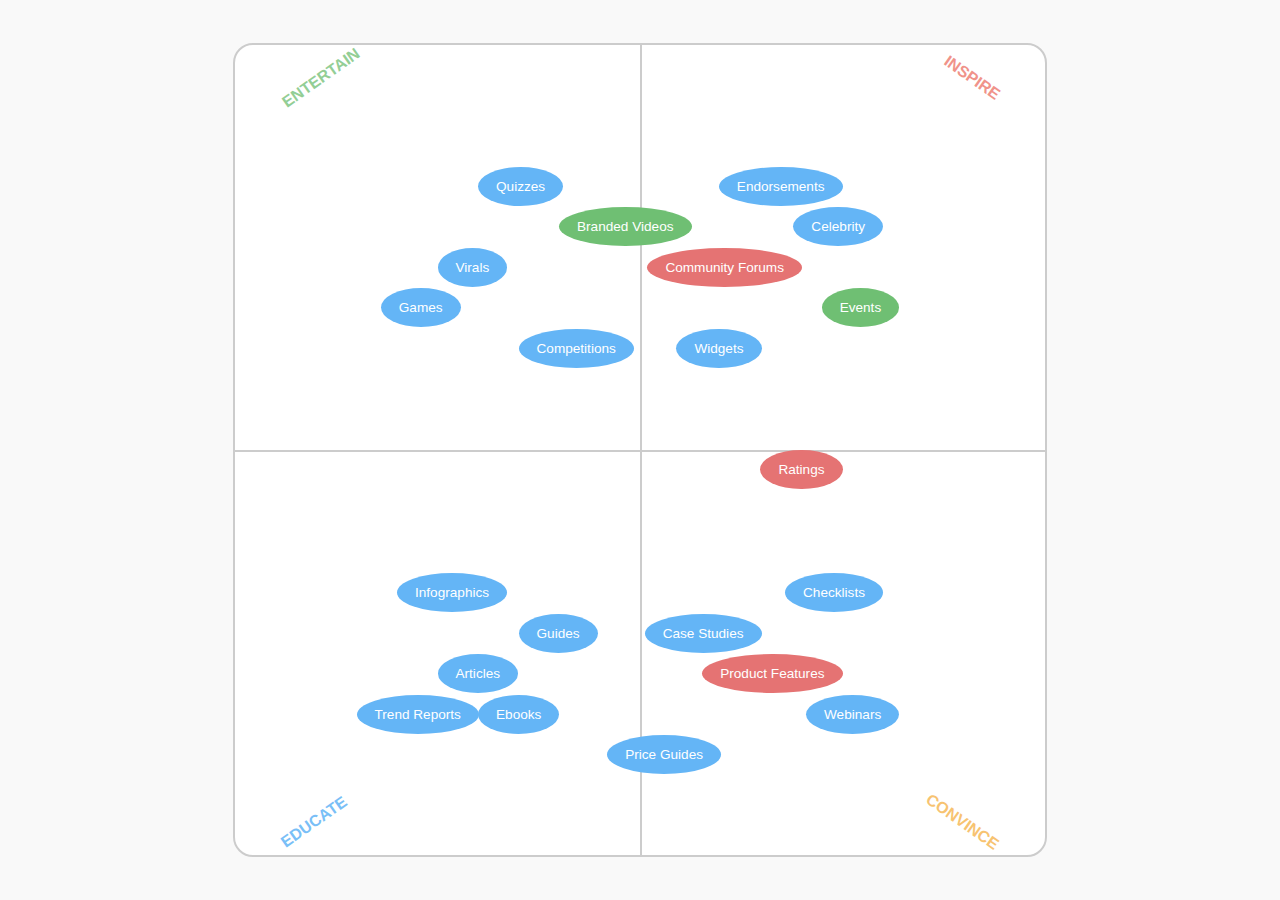
<file: Content Matrix/index.html>
<!DOCTYPE html>
<html lang="en">
<head>
  <meta charset="UTF-8" />
  <meta name="viewport" content="width=device-width, initial-scale=1.0" />
  <title>Content Marketing Matrix</title>

  <!-- Link CSS -->
  <link rel="stylesheet" href="matrix.css" />
</head>
<body>

  <div class="matrix">
    <div class="axis-x"></div>
    <div class="axis-y"></div>

    <!-- Quadrant Labels -->
    <div class="quadrant-label entertain">ENTERTAIN</div>
    <div class="quadrant-label inspire">INSPIRE</div>
    <div class="quadrant-label educate">EDUCATE</div>
    <div class="quadrant-label convince">CONVINCE</div>

    <!-- ENTERTAIN Quadrant -->
    <div class="bubble blue" style="top: 25%; left: 25%;">Virals</div>
    <div class="bubble blue" style="top: 30%; left: 18%;">Games</div>
    <div class="bubble blue" style="top: 15%; left: 30%;">Quizzes</div>
    <div class="bubble blue" style="top: 35%; left: 35%;">Competitions</div>
    <div class="bubble green" style="top: 20%; left: 40%;">Branded Videos</div>

    <!-- INSPIRE Quadrant -->
    <div class="bubble blue" style="top: 20%; right: 20%;">Celebrity</div>
    <div class="bubble red" style="top: 25%; right: 30%;">Community Forums</div>
    <div class="bubble green" style="top: 30%; right: 18%;">Events</div>
    <div class="bubble blue" style="top: 15%; right: 25%;">Endorsements</div>
    <div class="bubble blue" style="top: 35%; right: 35%;">Widgets</div>

    <!-- EDUCATE Quadrant -->
    <div class="bubble blue" style="bottom: 20%; left: 25%;">Articles</div>
    <div class="bubble blue" style="bottom: 25%; left: 35%;">Guides</div>
    <div class="bubble blue" style="bottom: 30%; left: 20%;">Infographics</div>
    <div class="bubble blue" style="bottom: 15%; left: 30%;">Ebooks</div>
    <div class="bubble blue" style="bottom: 15%; left: 15%;">Trend Reports</div>

    <!-- CONVINCE Quadrant -->
    <div class="bubble red" style="bottom: 20%; right: 25%;">Product Features</div>
    <div class="bubble blue" style="bottom: 25%; right: 35%;">Case Studies</div>
    <div class="bubble blue" style="bottom: 30%; right: 20%;">Checklists</div>
    <div class="bubble red" style="top: 50%; right: 25%;">Ratings</div>
    <div class="bubble blue" style="bottom: 15%; right: 18%;">Webinars</div>
    <div class="bubble blue" style="bottom: 10%; right: 40%;">Price Guides</div>
  </div>

  <div class="tooltip" id="tooltip"></div>

  <!-- Link JS -->
  <script src="matrix.js"></script>
</body>
</html>
</file>
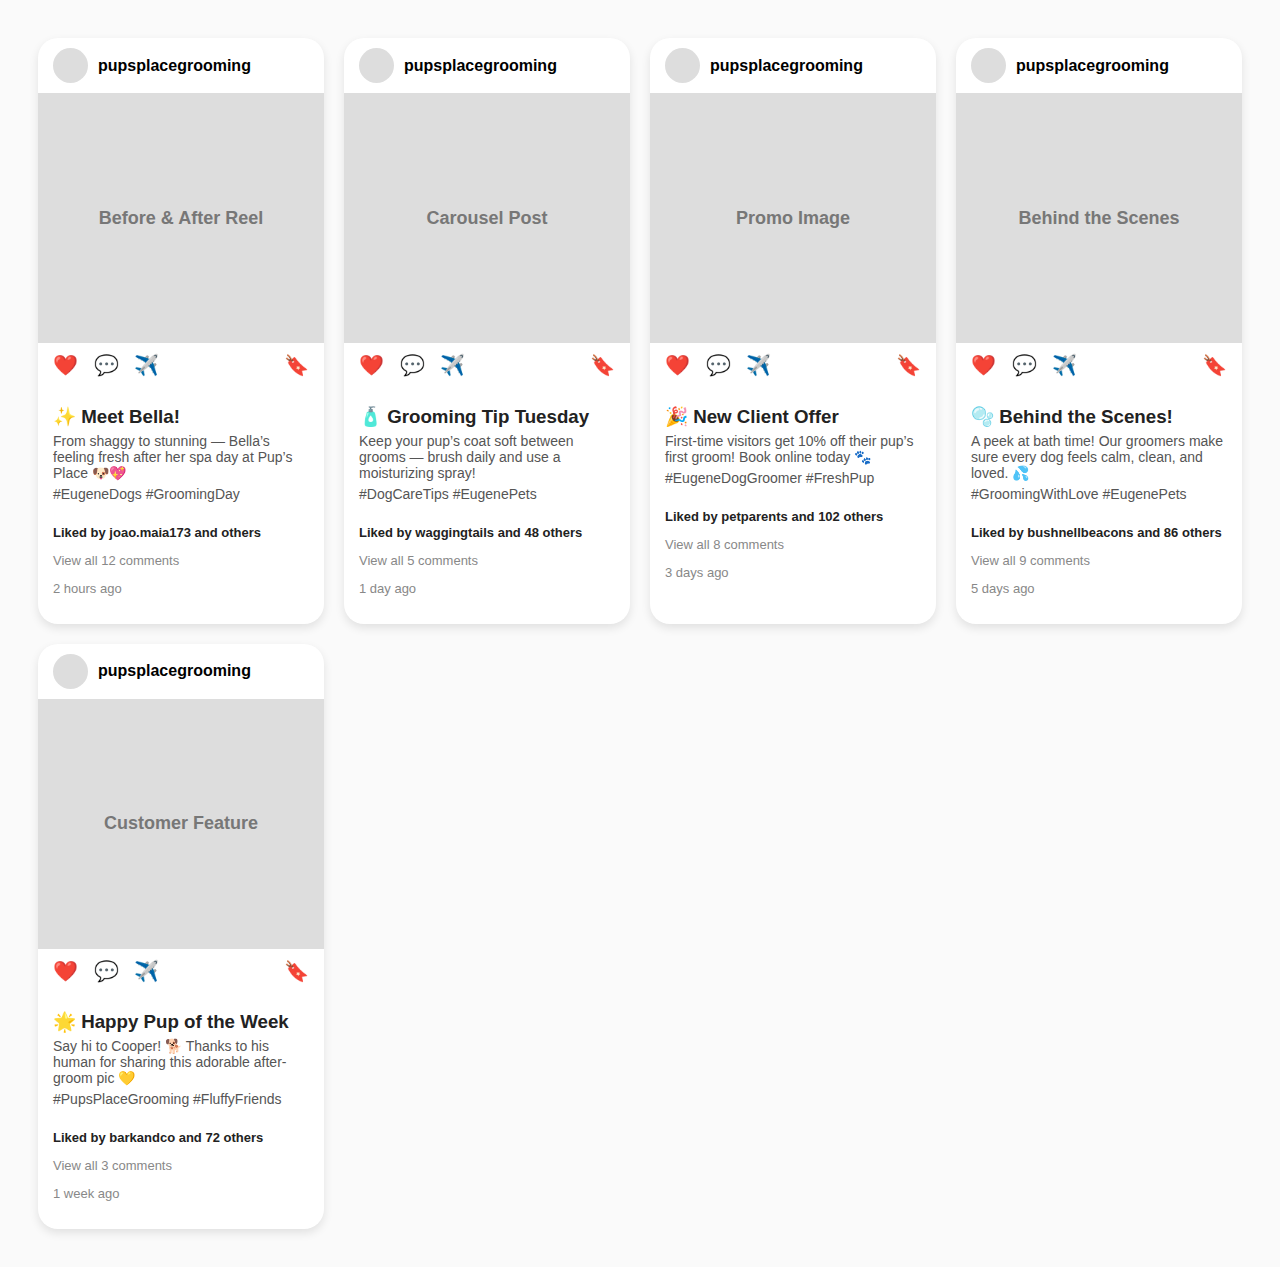
<file: PupsPlace_Posts/index.html>
<!DOCTYPE html>
<html lang="en">
<head>
<meta charset="UTF-8">
<meta name="viewport" content="width=device-width, initial-scale=1.0">
<title>Pup's Place Instagram Mockups</title>
<style>
  body {
    font-family: 'Poppins', sans-serif;
    background-color: #fafafa;
    padding: 30px;
    display: grid;
    grid-template-columns: repeat(auto-fit, minmax(280px, 1fr));
    gap: 20px;
  }

  .post {
    background-color: white;
    border-radius: 20px;
    box-shadow: 0 4px 10px rgba(0,0,0,0.1);
    overflow: hidden;
    display: flex;
    flex-direction: column;
    justify-content: flex-start;
  }

  .header {
    display: flex;
    align-items: center;
    padding: 10px 15px;
  }

  .profile-pic {
    width: 35px;
    height: 35px;
    border-radius: 50%;
    background-color: #ddd;
    margin-right: 10px;
  }

  .username {
    font-weight: 600;
  }

  .image {
    background-color: #ddd;
    height: 250px;
    display: flex;
    align-items: center;
    justify-content: center;
    font-weight: bold;
    color: #777;
    font-size: 18px;
  }

  .actions {
    display: flex;
    justify-content: space-between;
    align-items: center;
    padding: 10px 15px;
    font-size: 20px;
  }

  .left-icons span {
    margin-right: 10px;
    cursor: pointer;
  }

  .caption {
    padding: 0 15px 5px 15px;
  }

  .caption h3 {
    margin-bottom: 5px;
    color: #222;
  }

  .caption p {
    font-size: 14px;
    color: #555;
    margin: 5px 0;
  }

  .hashtag {
    color: #0095f6;
  }

  .meta {
    padding: 0 15px 15px 15px;
    font-size: 13px;
    color: #777;
  }

  .meta .likes {
    font-weight: 600;
    color: #222;
  }

  .meta .comments,
  .meta .time {
    color: #888;
  }

</style>
</head>
<body>

<!-- Post 1 -->
<div class="post">
  <div class="header">
    <div class="profile-pic"></div>
    <div class="username">pupsplacegrooming</div>
  </div>
  <div class="image">Before & After Reel</div>
  <div class="actions">
    <div class="left-icons">
      <span>❤️</span>
      <span>💬</span>
      <span>✈️</span>
    </div>
    <span>🔖</span>
  </div>
  <div class="caption">
    <h3>✨ Meet Bella!</h3>
    <p>From shaggy to stunning — Bella’s feeling fresh after her spa day at Pup’s Place 🐶💖</p>
    <p class="hashtag">#EugeneDogs #GroomingDay</p>
  </div>
  <div class="meta">
    <p class="likes">Liked by joao.maia173 and others</p>
    <p class="comments">View all 12 comments</p>
    <p class="time">2 hours ago</p>
  </div>
</div>

<!-- Post 2 -->
<div class="post">
  <div class="header">
    <div class="profile-pic"></div>
    <div class="username">pupsplacegrooming</div>
  </div>
  <div class="image">Carousel Post</div>
  <div class="actions">
    <div class="left-icons">
      <span>❤️</span>
      <span>💬</span>
      <span>✈️</span>
    </div>
    <span>🔖</span>
  </div>
  <div class="caption">
    <h3>🧴 Grooming Tip Tuesday</h3>
    <p>Keep your pup’s coat soft between grooms — brush daily and use a moisturizing spray!</p>
    <p class="hashtag">#DogCareTips #EugenePets</p>
  </div>
  <div class="meta">
    <p class="likes">Liked by waggingtails and 48 others</p>
    <p class="comments">View all 5 comments</p>
    <p class="time">1 day ago</p>
  </div>
</div>

<!-- Post 3 -->
<div class="post">
  <div class="header">
    <div class="profile-pic"></div>
    <div class="username">pupsplacegrooming</div>
  </div>
  <div class="image">Promo Image</div>
  <div class="actions">
    <div class="left-icons">
      <span>❤️</span>
      <span>💬</span>
      <span>✈️</span>
    </div>
    <span>🔖</span>
  </div>
  <div class="caption">
    <h3>🎉 New Client Offer</h3>
    <p>First-time visitors get 10% off their pup’s first groom! Book online today 🐾</p>
    <p class="hashtag">#EugeneDogGroomer #FreshPup</p>
  </div>
  <div class="meta">
    <p class="likes">Liked by petparents and 102 others</p>
    <p class="comments">View all 8 comments</p>
    <p class="time">3 days ago</p>
  </div>
</div>

<!-- Post 4 -->
<div class="post">
  <div class="header">
    <div class="profile-pic"></div>
    <div class="username">pupsplacegrooming</div>
  </div>
  <div class="image">Behind the Scenes</div>
  <div class="actions">
    <div class="left-icons">
      <span>❤️</span>
      <span>💬</span>
      <span>✈️</span>
    </div>
    <span>🔖</span>
  </div>
  <div class="caption">
    <h3>🫧 Behind the Scenes!</h3>
    <p>A peek at bath time! Our groomers make sure every dog feels calm, clean, and loved. 💦</p>
    <p class="hashtag">#GroomingWithLove #EugenePets</p>
  </div>
  <div class="meta">
    <p class="likes">Liked by bushnellbeacons and 86 others</p>
    <p class="comments">View all 9 comments</p>
    <p class="time">5 days ago</p>
  </div>
</div>

<!-- Post 5 -->
<div class="post">
  <div class="header">
    <div class="profile-pic"></div>
    <div class="username">pupsplacegrooming</div>
  </div>
  <div class="image">Customer Feature</div>
  <div class="actions">
    <div class="left-icons">
      <span>❤️</span>
      <span>💬</span>
      <span>✈️</span>
    </div>
    <span>🔖</span>
  </div>
  <div class="caption">
    <h3>🌟 Happy Pup of the Week</h3>
    <p>Say hi to Cooper! 🐕 Thanks to his human for sharing this adorable after-groom pic 💛</p>
    <p class="hashtag">#PupsPlaceGrooming #FluffyFriends</p>
  </div>
  <div class="meta">
    <p class="likes">Liked by barkandco and 72 others</p>
    <p class="comments">View all 3 comments</p>
    <p class="time">1 week ago</p>
  </div>
</div>

</body>
</html>
</file>
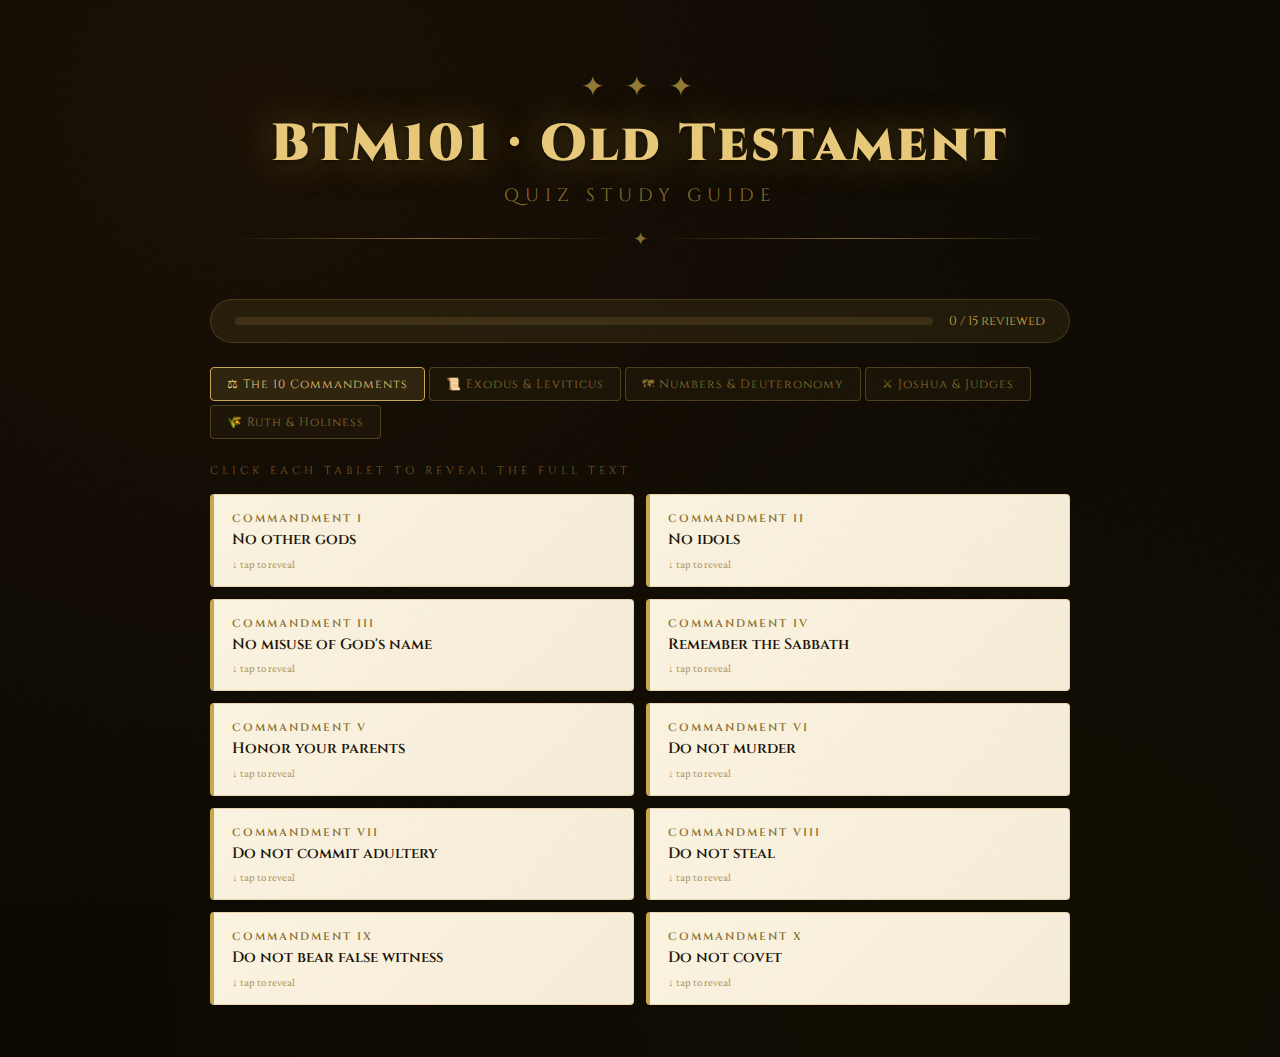
<file: BTM-101-Study-Guide/btm101-quiz-2-study-guide.html>
<!DOCTYPE html>
<html lang="en">
<head>
<meta charset="UTF-8">
<meta name="viewport" content="width=device-width, initial-scale=1.0">
<title>BTM101 · Old Testament Study Guide</title>
<link href="https://fonts.googleapis.com/css2?family=Cinzel:wght@400;600;900&family=Crimson+Pro:ital,wght@0,300;0,400;0,600;1,300;1,400&display=swap" rel="stylesheet">
<style>
  :root {
    --gold: #c9a84c;
    --gold-light: #e8c97a;
    --gold-dim: #8a6f2e;
    --parchment: #f5ecd7;
    --parchment-dark: #e8d5b0;
    --ink: #1a1208;
    --ink-mid: #3d2e0f;
    --ink-light: #5c4520;
    --red: #8b1a1a;
    --scroll-bg: #faf3e0;
  }

  * { box-sizing: border-box; margin: 0; padding: 0; }

  body {
    background-color: #0d0a04;
    background-image:
      radial-gradient(ellipse at 20% 10%, #1a1005 0%, transparent 60%),
      radial-gradient(ellipse at 80% 90%, #120e03 0%, transparent 60%);
    font-family: 'Crimson Pro', Georgia, serif;
    color: var(--ink);
    min-height: 100vh;
  }

  /* Decorative border frame */
  .page-frame {
    max-width: 900px;
    margin: 0 auto;
    padding: 20px;
  }

  header {
    text-align: center;
    padding: 50px 20px 30px;
    position: relative;
  }

  .header-ornament {
    color: var(--gold);
    font-size: 28px;
    letter-spacing: 8px;
    opacity: 0.7;
    margin-bottom: 10px;
  }

  header h1 {
    font-family: 'Cinzel', serif;
    font-weight: 900;
    font-size: clamp(28px, 5vw, 52px);
    color: var(--gold-light);
    text-shadow: 0 0 40px rgba(201,168,76,0.4), 0 2px 4px rgba(0,0,0,0.8);
    letter-spacing: 3px;
    line-height: 1.2;
  }

  header h2 {
    font-family: 'Cinzel', serif;
    font-weight: 400;
    font-size: clamp(13px, 2vw, 18px);
    color: var(--gold-dim);
    letter-spacing: 6px;
    margin-top: 8px;
    text-transform: uppercase;
  }

  .divider {
    display: flex;
    align-items: center;
    gap: 12px;
    margin: 20px 0;
    opacity: 0.6;
  }
  .divider::before, .divider::after {
    content: '';
    flex: 1;
    height: 1px;
    background: linear-gradient(to right, transparent, var(--gold), transparent);
  }
  .divider span { color: var(--gold); font-size: 18px; }

  /* Progress bar */
  .progress-container {
    background: rgba(201,168,76,0.1);
    border: 1px solid rgba(201,168,76,0.2);
    border-radius: 30px;
    padding: 12px 24px;
    margin-bottom: 24px;
    display: flex;
    align-items: center;
    gap: 16px;
  }
  .progress-bar-wrap {
    flex: 1;
    height: 8px;
    background: rgba(201,168,76,0.15);
    border-radius: 4px;
    overflow: hidden;
  }
  .progress-bar-fill {
    height: 100%;
    background: linear-gradient(90deg, var(--gold-dim), var(--gold-light));
    border-radius: 4px;
    transition: width 0.5s ease;
    width: 0%;
  }
  .progress-text {
    font-family: 'Cinzel', serif;
    font-size: 13px;
    color: var(--gold);
    white-space: nowrap;
  }

  /* Navigation tabs */
  .tabs {
    display: flex;
    gap: 4px;
    margin-bottom: 24px;
    flex-wrap: wrap;
  }
  .tab {
    font-family: 'Cinzel', serif;
    font-size: 12px;
    padding: 8px 16px;
    border: 1px solid rgba(201,168,76,0.3);
    background: rgba(201,168,76,0.05);
    color: var(--gold-dim);
    cursor: pointer;
    border-radius: 4px;
    transition: all 0.2s;
    letter-spacing: 1px;
  }
  .tab:hover, .tab.active {
    background: rgba(201,168,76,0.15);
    border-color: var(--gold);
    color: var(--gold-light);
  }

  /* Section headers */
  .section-label {
    font-family: 'Cinzel', serif;
    font-size: 11px;
    letter-spacing: 4px;
    color: var(--gold-dim);
    text-transform: uppercase;
    margin-bottom: 16px;
    opacity: 0.8;
  }

  /* COMMANDMENTS */
  .commandments-grid {
    display: grid;
    grid-template-columns: repeat(auto-fill, minmax(280px, 1fr));
    gap: 12px;
    margin-bottom: 32px;
  }

  .commandment-card {
    background: linear-gradient(135deg, var(--scroll-bg) 0%, var(--parchment) 100%);
    border: 1px solid var(--parchment-dark);
    border-left: 4px solid var(--gold);
    border-radius: 4px;
    padding: 16px 18px;
    cursor: pointer;
    transition: all 0.25s;
    position: relative;
    overflow: hidden;
  }
  .commandment-card::before {
    content: '';
    position: absolute;
    top: 0; left: 0; right: 0; bottom: 0;
    background: linear-gradient(135deg, rgba(201,168,76,0.08), transparent);
    opacity: 0;
    transition: opacity 0.25s;
  }
  .commandment-card:hover { transform: translateY(-2px); box-shadow: 0 8px 24px rgba(0,0,0,0.3); }
  .commandment-card:hover::before { opacity: 1; }
  .commandment-card.revealed { border-left-color: var(--red); }

  .cmd-number {
    font-family: 'Cinzel', serif;
    font-size: 11px;
    font-weight: 600;
    color: var(--gold-dim);
    letter-spacing: 2px;
    margin-bottom: 4px;
  }
  .cmd-short {
    font-family: 'Cinzel', serif;
    font-size: 15px;
    font-weight: 600;
    color: var(--ink);
    margin-bottom: 8px;
    line-height: 1.3;
  }
  .cmd-full {
    font-size: 15px;
    color: var(--ink-mid);
    line-height: 1.5;
    font-style: italic;
    display: none;
    border-top: 1px solid var(--parchment-dark);
    padding-top: 10px;
    margin-top: 4px;
  }
  .commandment-card.revealed .cmd-full { display: block; }
  .cmd-reveal-hint {
    font-size: 11px;
    color: var(--gold-dim);
    margin-top: 6px;
    opacity: 0.7;
  }
  .commandment-card.revealed .cmd-reveal-hint { display: none; }

  /* Q&A Cards */
  .qa-section { margin-bottom: 32px; }
  .book-header {
    font-family: 'Cinzel', serif;
    font-size: 20px;
    font-weight: 600;
    color: var(--gold);
    padding: 10px 0 6px;
    border-bottom: 1px solid rgba(201,168,76,0.3);
    margin-bottom: 16px;
    display: flex;
    align-items: center;
    gap: 10px;
  }
  .book-header span { font-size: 22px; }

  .qa-card {
    background: linear-gradient(135deg, var(--scroll-bg) 0%, var(--parchment) 100%);
    border: 1px solid var(--parchment-dark);
    border-radius: 6px;
    margin-bottom: 12px;
    overflow: hidden;
    transition: box-shadow 0.2s;
  }
  .qa-card:hover { box-shadow: 0 4px 20px rgba(0,0,0,0.2); }

  .qa-question {
    padding: 16px 20px;
    cursor: pointer;
    display: flex;
    justify-content: space-between;
    align-items: flex-start;
    gap: 12px;
  }
  .qa-question-text {
    font-size: 16px;
    font-weight: 600;
    color: var(--ink);
    line-height: 1.4;
    flex: 1;
  }
  .qa-meta {
    display: flex;
    align-items: center;
    gap: 8px;
    flex-shrink: 0;
  }
  .points-badge {
    font-family: 'Cinzel', serif;
    font-size: 10px;
    padding: 3px 8px;
    background: rgba(201,168,76,0.15);
    border: 1px solid rgba(201,168,76,0.3);
    color: var(--gold-dim);
    border-radius: 10px;
    white-space: nowrap;
  }
  .toggle-icon {
    color: var(--gold);
    font-size: 18px;
    transition: transform 0.3s;
    line-height: 1;
  }
  .qa-card.open .toggle-icon { transform: rotate(45deg); }
  .qa-card.open { border-color: var(--gold-dim); }

  .qa-answer {
    display: none;
    padding: 0 20px 18px;
    border-top: 1px solid var(--parchment-dark);
  }
  .qa-card.open .qa-answer { display: block; }

  .answer-inner {
    padding-top: 14px;
    font-size: 16px;
    line-height: 1.7;
    color: var(--ink-mid);
  }
  .answer-inner strong {
    color: var(--ink);
    font-weight: 600;
  }
  .answer-inner .key-term {
    color: var(--red);
    font-weight: 600;
    font-style: italic;
  }
  .answer-inner ul {
    margin: 8px 0 8px 20px;
  }
  .answer-inner li {
    margin-bottom: 6px;
  }
  .answer-inner .highlight-box {
    background: rgba(201,168,76,0.1);
    border-left: 3px solid var(--gold);
    padding: 10px 14px;
    margin: 10px 0;
    border-radius: 0 4px 4px 0;
    font-style: italic;
  }

  .memorize-tag {
    display: inline-block;
    font-family: 'Cinzel', serif;
    font-size: 9px;
    letter-spacing: 2px;
    color: var(--red);
    border: 1px solid var(--red);
    padding: 2px 6px;
    border-radius: 3px;
    margin-left: 6px;
    vertical-align: middle;
    opacity: 0.8;
  }

  /* Hidden section handling */
  .content-section { display: none; }
  .content-section.active { display: block; }

  /* Responsive */
  @media (max-width: 600px) {
    .commandments-grid { grid-template-columns: 1fr; }
    header h1 { font-size: 26px; }
    .tabs { gap: 3px; }
    .tab { font-size: 10px; padding: 6px 10px; }
  }

  /* Subtle grain overlay */
  body::after {
    content: '';
    position: fixed;
    inset: 0;
    background-image: url("data:image/svg+xml,%3Csvg viewBox='0 0 256 256' xmlns='http://www.w3.org/2000/svg'%3E%3Cfilter id='noise'%3E%3CfeTurbulence type='fractalNoise' baseFrequency='0.9' numOctaves='4' stitchTiles='stitch'/%3E%3C/filter%3E%3Crect width='100%25' height='100%25' filter='url(%23noise)' opacity='0.04'/%3E%3C/svg%3E");
    pointer-events: none;
    opacity: 0.3;
    z-index: 9999;
  }

  .all-open-btn {
    font-family: 'Cinzel', serif;
    font-size: 11px;
    letter-spacing: 2px;
    padding: 8px 18px;
    background: transparent;
    border: 1px solid rgba(201,168,76,0.4);
    color: var(--gold-dim);
    cursor: pointer;
    border-radius: 4px;
    transition: all 0.2s;
    margin-bottom: 16px;
  }
  .all-open-btn:hover { background: rgba(201,168,76,0.1); color: var(--gold-light); }
</style>
</head>
<body>
<div class="page-frame">
  <header>
    <div class="header-ornament">✦ ✦ ✦</div>
    <h1>BTM101 · Old Testament</h1>
    <h2>Quiz Study Guide</h2>
    <div class="divider"><span>✦</span></div>
  </header>

  <!-- Progress -->
  <div class="progress-container">
    <div class="progress-bar-wrap"><div class="progress-bar-fill" id="progressBar"></div></div>
    <div class="progress-text" id="progressText">0 / 15 reviewed</div>
  </div>

  <!-- Tabs -->
  <div class="tabs">
    <div class="tab active" onclick="showSection('commandments')">⚖ The 10 Commandments</div>
    <div class="tab" onclick="showSection('exodus')">📜 Exodus & Leviticus</div>
    <div class="tab" onclick="showSection('numbers')">🗺 Numbers & Deuteronomy</div>
    <div class="tab" onclick="showSection('joshua')">⚔ Joshua & Judges</div>
    <div class="tab" onclick="showSection('ruth')">🌾 Ruth & Holiness</div>
  </div>

  <!-- COMMANDMENTS -->
  <div class="content-section active" id="commandments">
    <p class="section-label">Click each tablet to reveal the full text</p>
    <div class="commandments-grid" id="cmdGrid"></div>
  </div>

  <!-- EXODUS & LEVITICUS -->
  <div class="content-section" id="exodus">
    <button class="all-open-btn" onclick="openAll('exodus')">EXPAND ALL</button>
    <div class="qa-section" id="exodus-qa"></div>
  </div>

  <!-- NUMBERS & DEUTERONOMY -->
  <div class="content-section" id="numbers">
    <button class="all-open-btn" onclick="openAll('numbers')">EXPAND ALL</button>
    <div class="qa-section" id="numbers-qa"></div>
  </div>

  <!-- JOSHUA & JUDGES -->
  <div class="content-section" id="joshua">
    <button class="all-open-btn" onclick="openAll('joshua')">EXPAND ALL</button>
    <div class="qa-section" id="joshua-qa"></div>
  </div>

  <!-- RUTH & HOLINESS -->
  <div class="content-section" id="ruth">
    <button class="all-open-btn" onclick="openAll('ruth')">EXPAND ALL</button>
    <div class="qa-section" id="ruth-qa"></div>
  </div>
</div>

<script>
const commandments = [
  { num: "I", short: "No other gods", full: "You shall have no other gods before Me. God alone is to be worshipped — absolute monotheism, total loyalty." },
  { num: "II", short: "No idols", full: "You shall not make for yourself a carved image or any likeness to bow down to or serve. God cannot be reduced to an object." },
  { num: "III", short: "No misuse of God's name", full: "You shall not take the name of the LORD your God in vain. God's name carries His holy character — it must be honored." },
  { num: "IV", short: "Remember the Sabbath", full: "Remember the Sabbath day, to keep it holy. Work six days, rest on the seventh. A holy rhythm mirroring God's creation rest." },
  { num: "V", short: "Honor your parents", full: "Honor your father and your mother, that your days may be long upon the land the LORD your God is giving you." },
  { num: "VI", short: "Do not murder", full: "You shall not murder. Human life bears the image of God (imago Dei) and is therefore sacred and not to be taken unlawfully." },
  { num: "VII", short: "Do not commit adultery", full: "You shall not commit adultery. Marriage is a sacred covenant; faithfulness reflects God's own covenant faithfulness to Israel." },
  { num: "VIII", short: "Do not steal", full: "You shall not steal. Respecting others' property upholds human dignity and justice in community." },
  { num: "IX", short: "Do not bear false witness", full: "You shall not bear false witness against your neighbor. Truth and integrity are foundational to a just society." },
  { num: "X", short: "Do not covet", full: "You shall not covet your neighbor's house, wife, servants, animals, or anything that belongs to your neighbor. It targets the heart — the root of sin." },
];

const qaData = {
  exodus: {
    icon: "📜",
    title: "Exodus & Leviticus",
    questions: [
      {
        q: "Describe in detail one theological theme from the book of Exodus.",
        pts: 1,
        a: `<strong>Theme: Liberation / God as Deliverer</strong><br><br>
One of the most prominent theological themes in Exodus is <span class="key-term">God as Liberator</span>. The entire narrative centers on Israel's bondage in Egypt and God's dramatic intervention to set them free. This establishes a foundational portrait of who God is — not a distant deity, but one who <em>sees</em> suffering (Exodus 3:7), <em>hears</em> cries, and <em>acts</em> decisively in history.<br><br>
The Exodus event becomes the defining moment of Israel's identity: they are a people <em>redeemed by grace</em>, not by their own merit. God initiates salvation through the Passover (the blood of the lamb protecting Israel), the parting of the Red Sea, and the defeat of Pharaoh.<br><br>
<div class="highlight-box">This theme also foreshadows the New Testament: Jesus as the Passover Lamb who delivers humanity from bondage to sin.</div>
<strong>Other valid themes:</strong> Covenant at Sinai, God's holiness/presence (tabernacle), God's law as gift.`
      },
      {
        q: "Why was the book of Exodus so important to African-American slaves?",
        pts: 2,
        a: `The book of Exodus was <strong>profoundly meaningful</strong> to enslaved African Americans for two key reasons:<br><br>
<strong>1. Identification with Israel's bondage:</strong> African-American slaves saw their own situation mirrored in the Israelites' oppression in Egypt. Like Israel, they were a people in forced labor under a brutal system with no apparent way out. The story told them their suffering was <em>seen by God</em> — and that God takes sides with the oppressed.<br><br>
<strong>2. Hope of deliverance:</strong> Just as God liberated Israel from Pharaoh, enslaved people held onto the theological conviction that God would deliver them too. Moses became a symbol of a liberating leader — expressed powerfully in the spiritual <em>"Go Down, Moses."</em> Exodus gave them <span class="key-term">theological hope</span> that freedom was not only possible but promised by a just God.<br><br>
<div class="highlight-box">Exodus became the foundation of Black liberation theology — the belief that God is a God of justice who acts on behalf of the oppressed in concrete, historical ways.</div>`
      },
      {
        q: "Describe in detail one theological theme from the book of Leviticus.",
        pts: 1,
        a: `<strong>Theme: Holiness of God & the Call to Holy Living</strong><br><br>
The central theme of Leviticus is captured in the repeated refrain: <span class="key-term">"Be holy, for I the LORD your God am holy"</span> (Leviticus 19:2). The entire book is built around the question: <em>How can a sinful people dwell in the presence of a holy God?</em><br><br>
God's answer is the elaborate system of <strong>sacrifices, purity laws, and priestly rituals</strong> — not as empty rules, but as a structure that constantly reminded Israel of God's holiness and their need for atonement and cleanliness to approach Him.<br><br>
The Day of Atonement (Yom Kippur) is the climax: a yearly national reset where sin is symbolically transferred onto a scapegoat, pointing to the deep problem of human sin and the need for substitution.<br><br>
<div class="highlight-box">Theologically, Leviticus teaches that holiness is both God's nature AND a call for His people — ethics and worship are inseparable.</div>
<strong>Other valid themes:</strong> Atonement, sacrifice, the priestly system, purity.`
      },
      {
        q: "What does the Hebrew word <em>kedosh</em> mean in the Old Testament?",
        pts: 1,
        a: `The Hebrew word <span class="key-term">kedosh</span> (קָדוֹשׁ) means <strong>"holy" or "set apart."</strong><br><br>
It carries the idea of something or someone who is <em>distinct, separate, other</em> — removed from the ordinary and dedicated to God. When applied to God, it describes His radical <strong>otherness</strong> — His moral purity, majesty, and transcendence that sets Him apart from all creation.<br><br>
When applied to Israel (e.g., "a holy nation"), it means they are <strong>set apart for God's purposes</strong> — called to live differently from surrounding nations as a reflection of God's own character.<br><br>
<div class="highlight-box">Kedosh is not merely about ritual cleanliness — it fundamentally means belonging to God and being transformed to reflect His nature.</div>`
      },
    ]
  },
  numbers: {
    icon: "🗺",
    title: "Numbers & Deuteronomy",
    questions: [
      {
        q: "Why is the book of Numbers called what it is called?",
        pts: 1,
        a: `The book of Numbers gets its name from the <strong>two censuses (countings/numberings)</strong> of the Israelite people recorded in the book — one near the beginning (Numbers 1) and one near the end (Numbers 26).<br><br>
The Greek title <em>Arithmoi</em> ("numbers") and Latin <em>Numeri</em> both reflect this counting. In Hebrew, the book is called <span class="key-term">Bemidbar</span> ("In the wilderness"), which many scholars consider a more thematically accurate title since the book is really about Israel's <strong>wilderness journey</strong> rather than statistics.<br><br>
The censuses were conducted to count <strong>military-eligible men</strong> for the purpose of organizing Israel's camp and preparing for conquest of Canaan.`
      },
      {
        q: "Is wandering seen as a good thing, bad thing, or both in Numbers?",
        pts: 2,
        a: `Wandering in Numbers is seen as <strong>BOTH</strong> — but primarily as a consequence of sin, with redemptive dimensions.<br><br>
<strong>As a bad thing / divine judgment:</strong> The 40 years of wilderness wandering are explicitly God's punishment for Israel's <span class="key-term">faithlessness and rebellion</span>. When the spies returned from Canaan and the people refused to trust God to give them the land (Numbers 13–14), God declared that the faithless generation would <em>not</em> enter the Promised Land — they would wander until that generation died out. Wandering = consequence of unbelief.<br><br>
<strong>As a good/formative thing:</strong> The wilderness period was also a time of God's intimate provision — manna, water from rock, the pillar of cloud and fire. It was a season of <strong>formation, dependence, and covenant relationship</strong>. God was shaping Israel into His people. The desert became a school of faith.<br><br>
<div class="highlight-box">Theologically: wandering is simultaneously judgment AND grace — God does not abandon His rebellious people but disciplines and forms them through the journey.</div>`
      },
      {
        q: "Describe in detail one theological theme from the book of Deuteronomy.",
        pts: 1,
        a: `<strong>Theme: Covenant Renewal and the Call to Love God Wholeheartedly</strong><br><br>
Deuteronomy is essentially Moses' farewell address to Israel, delivered on the plains of Moab just before they enter Canaan — a renewal of the Sinai covenant for a new generation.<br><br>
Its central theological theme is <span class="key-term">love and loyalty to God</span>, summed up in the <strong>Shema</strong> (Deut. 6:4–5): <em>"Hear, O Israel: The LORD our God, the LORD is one. Love the LORD your God with all your heart, soul, and strength."</em><br><br>
Obedience to God's commands is framed not primarily as legal duty but as a <strong>response of love</strong> to a God who first loved and chose Israel. The book lays out blessings for faithfulness and curses for unfaithfulness — but the core motivation is relationship, not fear.<br><br>
<div class="highlight-box">Jesus quotes Deuteronomy more than any other book and cites the Shema as the greatest commandment — showing its enduring centrality.</div>
<strong>Other valid themes:</strong> Remembrance, the uniqueness of God, blessing/curse, the land as gift.`
      },
      {
        q: "Why does 'remembering' play such a significant role in the life of Israel?",
        pts: 2,
        a: `<strong>Remembering</strong> is central to Israel's identity for two interconnected reasons:<br><br>
<strong>1. Israel's faith is rooted in historical events:</strong> Israel did not believe in abstract theological principles — they believed in a God who <em>acted in history</em>. The Exodus, the covenant at Sinai, the wilderness provision — these were real, specific events. To <span class="key-term">remember (zakar)</span> them was to keep faith alive. Forgetting was not just forgetfulness — it was a theological failure, a drift toward idolatry and self-reliance.<br><br>
<strong>2. Memory shapes identity and faithfulness:</strong> Deuteronomy repeatedly commands Israel to <em>"remember"</em> what God did so that they would remain faithful in the abundance of Canaan. Moses knew that prosperity could cause amnesia — they might forget they were once slaves saved by grace. Rituals like Passover and feasts were designed as <strong>embodied memory</strong> — acting out the story so each generation internalized it as their own.<br><br>
<div class="highlight-box">To remember in the Hebrew sense (zakar) is not merely cognitive — it is to let the past shape present behavior and future hope. Memory is an act of worship and covenant faithfulness.</div>`
      },
    ]
  },
  joshua: {
    icon: "⚔",
    title: "Joshua & Judges",
    questions: [
      {
        q: "What is the significance of Rahab in the New Testament?",
        pts: 1,
        a: `Rahab, the Canaanite prostitute from Jericho who hid Israel's spies (Joshua 2), is significant in the New Testament in two key ways:<br><br>
<strong>1. Included in Jesus' genealogy (Matthew 1:5):</strong> Rahab is listed as an ancestor of Jesus Christ — a Canaanite outsider and former prostitute in the lineage of the Messiah. This powerfully demonstrates that God's salvation is <span class="key-term">for all people</span>, not just ethnic Israel, and that God uses unlikely, marginalized people in His redemptive plan.<br><br>
<strong>2. Held up as a model of faith (Hebrews 11:31 & James 2:25):</strong> Rahab is named in the "Hall of Faith" in Hebrews alongside Abraham and Moses. Her faith was demonstrated by <em>action</em> — hiding the spies at personal risk. James uses her as proof that <strong>genuine faith produces works.</strong><br><br>
<div class="highlight-box">Rahab is a stunning example of grace: a pagan, a prostitute, an outsider — yet her faith saves her household and she becomes part of God's redemptive story.</div>`
      },
      {
        q: "Describe in detail one theological theme from the book of Joshua.",
        pts: 1,
        a: `<strong>Theme: God's Faithfulness to His Promises</strong><br><br>
The book of Joshua is fundamentally about the <span class="key-term">fulfillment of God's covenant promise</span>. For generations, God had promised Abraham, Isaac, Jacob, and Moses that Israel would inherit the land of Canaan. Joshua is the book where that promise is finally fulfilled.<br><br>
Joshua 21:45 states it clearly: <em>"Not one word of all the good promises that the LORD had made to the house of Israel had failed; all came to pass."</em> This is a profound theological statement — God keeps His word across centuries.<br><br>
The conquest also highlights the theme of <strong>obedience as the condition for blessing</strong>: when Israel follows God's commands (e.g., at Jericho), they succeed; when they disobey (e.g., Achan's sin at Ai), they fail. The land is a <em>gift</em>, but it requires faithful response.<br><br>
<div class="highlight-box">Joshua assures readers: God who promised is also God who delivers — His faithfulness spans generations and transcends human failure.</div>
<strong>Other valid themes:</strong> Holy war / God as warrior, covenant loyalty, the land as inheritance.`
      },
      {
        q: "What exactly is a judge as described by the book of Judges?",
        pts: 2,
        a: `In the book of Judges, a <span class="key-term">judge</span> is <strong>not primarily a court official or legal arbiter</strong> as we might think today. Instead, a judge is a <strong>Spirit-empowered military deliverer and leader</strong> whom God raises up to rescue Israel from oppression.<br><br>
The Hebrew word <em>shophet</em> (שֹׁפֵט) carries a broader meaning: one who governs, leads, and delivers justice in a military and social sense.<br><br>
<strong>Key characteristics of a judge in Judges:</strong>
<ul>
  <li>Called by God in a moment of crisis (Israel's oppression)</li>
  <li>Empowered by the <strong>Spirit of the LORD</strong> (ruach YHWH)</li>
  <li>Raised to deliver Israel from a specific enemy/oppressor</li>
  <li>Serves as a regional leader during their lifetime</li>
  <li>Not a hereditary or permanent office — temporary, charismatic leadership</li>
</ul>
<div class="highlight-box">The judges are deeply flawed heroes (Gideon, Samson, Jephthah) — God works through broken people, highlighting divine grace over human virtue.</div>`
      },
      {
        q: "What are three spiritual lessons we can learn from the judges about leadership?",
        pts: 3,
        a: `<strong>Three spiritual lessons from the judges about leadership:</strong><br><br>
<strong>1. God's power works through unlikely, flawed people:</strong> The judges include a left-handed man (Ehud), a woman (Deborah), a fearful farmer (Gideon), and a moral failure (Samson). God consistently bypasses the powerful and qualified to choose the weak and marginal. The lesson: <span class="key-term">effective spiritual leadership is about God's calling and empowerment, not human credentials or character perfection.</span><br><br>
<strong>2. Partial obedience leads to compromise and corruption:</strong> Israel never fully drove out the Canaanites as commanded, and the judges themselves often failed morally (Samson's lust, Gideon's idolatry, Jephthah's rash vow). Leaders who tolerate compromise in their own lives and communities eventually produce the very problems they were called to solve. The lesson: <span class="key-term">incomplete obedience is a form of disobedience that has long-term consequences.</span><br><br>
<strong>3. True leadership points people back to God, not to self:</strong> The tragic pattern of Judges (sin → oppression → cry → deliverance → peace → sin again) shows that judges who drew attention to themselves rather than God produced only temporary fixes. When Gideon was offered kingship, he refused — rightly recognizing that <span class="key-term">God alone is Israel's true King.</span> Sustainable leadership cultivates community dependence on God, not on the leader.`
      },
      {
        q: "What is the thesis of the book of Judges? Why is that significant?",
        pts: 1,
        a: `The thesis of Judges is powerfully stated in the book's recurring refrain:<br><br>
<div class="highlight-box">"In those days there was no king in Israel. Everyone did what was right in his own eyes." (Judges 17:6, 21:25)</div>
This captures the book's theological argument: <strong>without covenant faithfulness to God as King, moral and social chaos is inevitable.</strong> The downward spiral of the judges — each cycle of sin worse than the last, ending in civil war and atrocity — illustrates what happens when a community abandons divine authority and becomes a law unto itself.<br><br>
<strong>Why it's significant:</strong>
<ul>
  <li>It sets up the monarchy narrative: Israel will ask for a human king (1 Samuel)</li>
  <li>It is a timeless diagnosis of human nature: autonomy from God produces self-destruction</li>
  <li>It points forward to the need for a perfect King — ultimately, a Messianic King who truly rules in righteousness</li>
</ul>`
      },
    ]
  },
  ruth: {
    icon: "🌾",
    title: "Ruth & Holiness",
    questions: [
      {
        q: "What are the two dimensions of holiness that are discussed in the Old Testament?",
        pts: 2,
        a: `The Old Testament presents holiness in two interconnected dimensions:<br><br>
<strong>1. Moral/Ethical Holiness:</strong> Being holy means living righteously — conforming one's conduct to God's character. This includes justice, compassion, sexual purity, honesty, and love of neighbor. Leviticus 19 ties the command "be holy" directly to practical ethics: caring for the poor, paying fair wages, not gossiping, not hating your brother. <span class="key-term">Holiness is not just inner piety — it has concrete social expression.</span><br><br>
<strong>2. Ritual/Cultic Holiness (Ceremonial Separateness):</strong> This dimension involves the systems of purity, sacrifice, and prescribed worship that set Israel apart as <em>consecrated to God</em>. Certain foods, times (Sabbath), places (the tabernacle/temple), and objects were designated holy — set apart from ordinary use for God's purposes. This dimension constantly reinforced the <span class="key-term">otherness and transcendence of God</span> and Israel's identity as His distinct people.<br><br>
<div class="highlight-box">Together, these dimensions show that holiness is total: it shapes both <em>how you worship</em> and <em>how you live</em>. You cannot separate devotion to God from ethical treatment of others.</div>`
      },
      {
        q: "Who was Ruth and why do you think her story was included in the Old Testament?",
        pts: 3,
        a: `<strong>Who was Ruth?</strong><br>
Ruth was a <span class="key-term">Moabite woman</span> (from a foreign, pagan nation) who married an Israelite man named Mahlon while he and his family were living in Moab as refugees during a famine. When her husband, father-in-law, and brother-in-law all died, Ruth chose to return to Bethlehem with her mother-in-law Naomi rather than return to her own people and gods.<br><br>
Her declaration of loyalty — <em>"Where you go, I will go; where you die, I will die; your God will be my God"</em> — is one of the most profound statements of covenantal loyalty in the Bible. In Bethlehem, she eventually married Boaz, a kinsman-redeemer, and became an ancestor of King David — and thus of Jesus.<br><br>
<strong>Why was her story included?</strong> (Multiple strong reasons)<br>
<ul>
  <li><strong>To show that God's covenant is not ethnically exclusive:</strong> A Moabite outsider is fully embraced by Israel's God. Salvation and belonging are based on <em>faith and loyalty</em>, not bloodline.</li>
  <li><strong>To model the concept of <em>hesed</em> (covenant lovingkindness):</strong> Ruth embodies the loyal, self-giving love that God himself shows. She is a human picture of divine faithfulness.</li>
  <li><strong>To set the stage for the Davidic lineage:</strong> Her son Obed is David's grandfather — connecting the story to Israel's greatest king and ultimately to the Messiah.</li>
  <li><strong>As a counter-narrative to xenophobia:</strong> Written possibly during a period when Israel was excluding foreigners, Ruth challenges the community to remember that God works through the "other."</li>
</ul>
<div class="highlight-box">Ruth's story is included because it is a microcosm of the entire Bible's message: God's redemptive love crosses boundaries, restores the broken, and works through unexpected people to accomplish His purposes.</div>`
      },
    ]
  }
};

// Build commandments
const grid = document.getElementById('cmdGrid');
commandments.forEach((cmd, i) => {
  const card = document.createElement('div');
  card.className = 'commandment-card';
  card.dataset.index = i;
  card.innerHTML = `
    <div class="cmd-number">COMMANDMENT ${cmd.num}</div>
    <div class="cmd-short">${cmd.short}</div>
    <div class="cmd-full">${cmd.full}</div>
    <div class="cmd-reveal-hint">↓ tap to reveal</div>
  `;
  card.addEventListener('click', () => {
    card.classList.toggle('revealed');
    updateProgress();
  });
  grid.appendChild(card);
});

// Build Q&A sections
function buildQA(sectionId, data) {
  const container = document.getElementById(sectionId + '-qa');
  const header = document.createElement('div');
  header.className = 'book-header';
  header.innerHTML = `<span>${data.icon}</span> ${data.title}`;
  container.appendChild(header);

  data.questions.forEach((item, i) => {
    const card = document.createElement('div');
    card.className = 'qa-card';
    card.dataset.section = sectionId;
    card.innerHTML = `
      <div class="qa-question">
        <div class="qa-question-text">${item.q}</div>
        <div class="qa-meta">
          <span class="points-badge">${item.pts} pt${item.pts > 1 ? 's' : ''}</span>
          <span class="toggle-icon">+</span>
        </div>
      </div>
      <div class="qa-answer"><div class="answer-inner">${item.a}</div></div>
    `;
    card.querySelector('.qa-question').addEventListener('click', () => {
      const wasOpen = card.classList.contains('open');
      card.classList.toggle('open');
      if (!wasOpen) updateProgress();
    });
    container.appendChild(card);
  });
}

buildQA('exodus', qaData.exodus);
buildQA('numbers', qaData.numbers);
buildQA('joshua', qaData.joshua);
buildQA('ruth', qaData.ruth);

// Progress tracking
let reviewedSet = new Set();
function updateProgress() {
  const cmdCards = document.querySelectorAll('.commandment-card.revealed');
  const openCards = document.querySelectorAll('.qa-card.open');
  const total = commandments.length + Object.values(qaData).reduce((s, d) => s + d.questions.length, 0);
  const done = cmdCards.length + openCards.length;
  const pct = Math.round((done / total) * 100);
  document.getElementById('progressBar').style.width = pct + '%';
  document.getElementById('progressText').textContent = `${done} / ${total} reviewed`;
}

// Tab switching
function showSection(id) {
  document.querySelectorAll('.content-section').forEach(s => s.classList.remove('active'));
  document.querySelectorAll('.tab').forEach(t => t.classList.remove('active'));
  document.getElementById(id).classList.add('active');
  event.target.classList.add('active');
}

// Open all in a section
function openAll(sectionId) {
  document.querySelectorAll(`[data-section="${sectionId}"]`).forEach(c => c.classList.add('open'));
  updateProgress();
}
</script>
</body>
</html>
</file>
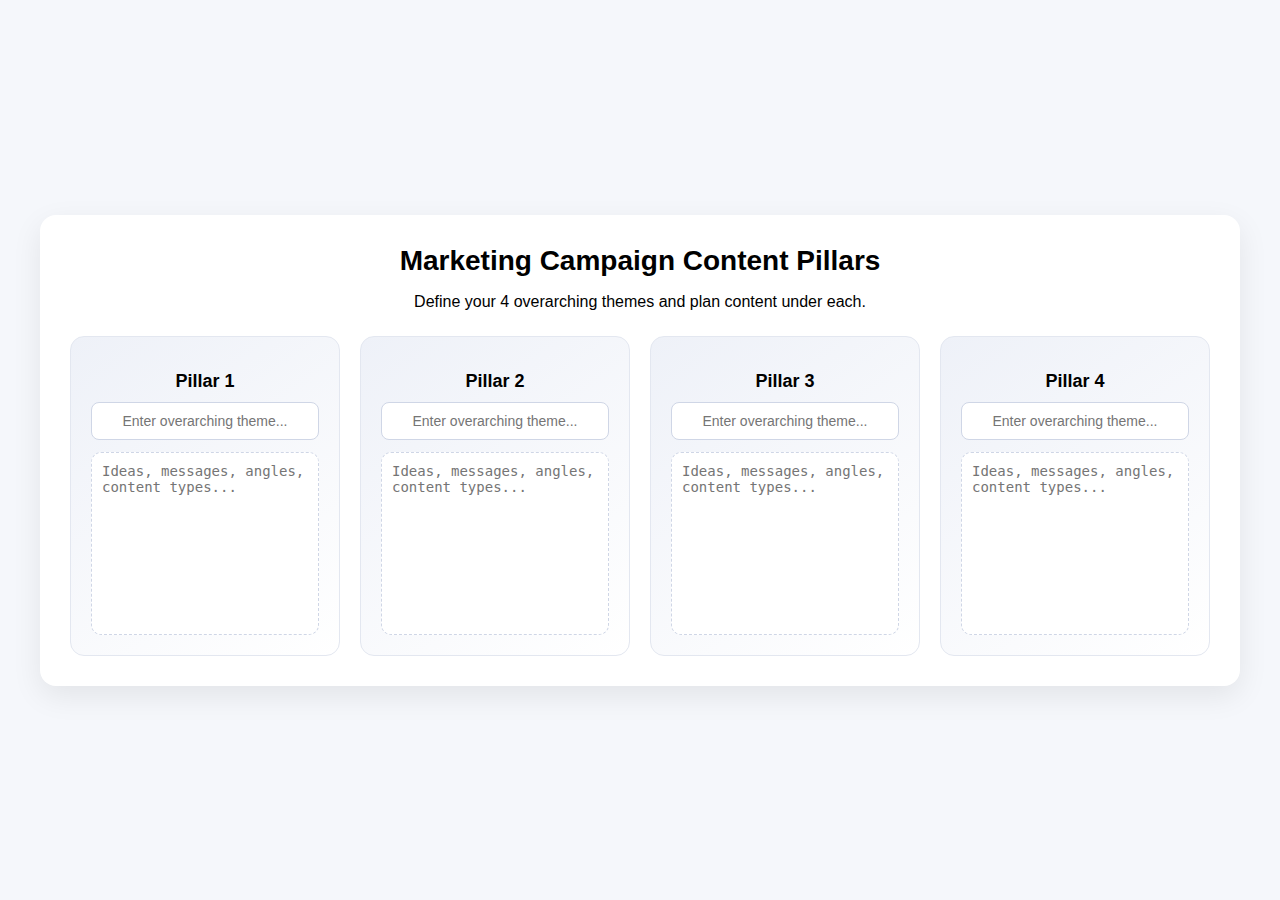
<file: Content Pillars/contentPillars.html>
<!DOCTYPE html>
<html lang="en">
<head>
  <meta charset="UTF-8" />
  <meta name="viewport" content="width=device-width, initial-scale=1.0" />
  <title>Marketing Content Pillars Canvas</title>
  <style>
    * { box-sizing: border-box; }
    body {
      margin: 0;
      font-family: Arial, Helvetica, sans-serif;
      background: #f5f7fb;
      display: flex;
      justify-content: center;
      align-items: center;
      min-height: 100vh;
    }

    .canvas {
      width: 95%;
      max-width: 1200px;
      background: white;
      border-radius: 16px;
      box-shadow: 0 10px 30px rgba(0,0,0,0.08);
      padding: 30px;
    }

    .title {
      text-align: center;
      margin-bottom: 25px;
    }

    .title h1 {
      margin: 0;
      font-size: 28px;
    }

    .pillars {
      display: grid;
      grid-template-columns: repeat(4, 1fr);
      gap: 20px;
    }

    .pillar {
      border-radius: 14px;
      padding: 20px;
      background: linear-gradient(145deg, #eef1f8, #ffffff);
      border: 1px solid #e3e7f0;
      display: flex;
      flex-direction: column;
      min-height: 320px;
    }

    .pillar h2 {
      text-align: center;
      margin-bottom: 10px;
      font-size: 18px;
    }

    .theme-input {
      margin-bottom: 12px;
      padding: 10px;
      font-size: 14px;
      border-radius: 8px;
      border: 1px solid #cfd6e6;
      text-align: center;
    }

    .content-area {
      flex-grow: 1;
      border-radius: 10px;
      border: 1px dashed #cfd6e6;
      padding: 10px;
      font-size: 14px;
      resize: none;
    }

    @media (max-width: 900px) {
      .pillars {
        grid-template-columns: repeat(2, 1fr);
      }
    }

    @media (max-width: 500px) {
      .pillars {
        grid-template-columns: 1fr;
      }
    }
  </style>
</head>
<body>
  <div class="canvas">
    <div class="title">
      <h1>Marketing Campaign Content Pillars</h1>
      <p>Define your 4 overarching themes and plan content under each.</p>
    </div>

    <div class="pillars">
      <div class="pillar">
        <h2>Pillar 1</h2>
        <input class="theme-input" placeholder="Enter overarching theme..." />
        <textarea class="content-area" placeholder="Ideas, messages, angles, content types..."></textarea>
      </div>

      <div class="pillar">
        <h2>Pillar 2</h2>
        <input class="theme-input" placeholder="Enter overarching theme..." />
        <textarea class="content-area" placeholder="Ideas, messages, angles, content types..."></textarea>
      </div>

      <div class="pillar">
        <h2>Pillar 3</h2>
        <input class="theme-input" placeholder="Enter overarching theme..." />
        <textarea class="content-area" placeholder="Ideas, messages, angles, content types..."></textarea>
      </div>

      <div class="pillar">
        <h2>Pillar 4</h2>
        <input class="theme-input" placeholder="Enter overarching theme..." />
        <textarea class="content-area" placeholder="Ideas, messages, angles, content types..."></textarea>
      </div>
    </div>
  </div>
</body>
</html>
</file>
<file: Content Matrix/matrix.css>
body {
  font-family: "Inter", sans-serif;
  background: #f9f9f9;
  display: flex;
  justify-content: center;
  align-items: center;
  height: 100vh;
  margin: 0;
}

.matrix {
  position: relative;
  width: 90vmin;
  height: 90vmin;
  max-width: 900px;
  max-height: 900px;
  background: #fff;
  border: 2px solid #ccc;
  overflow: hidden;
  border-radius: 20px;
}

/* Axes */
.axis-x,
.axis-y {
  position: absolute;
  background: #ccc;
}
.axis-x {
  width: 100%;
  height: 2px;
  top: 50%;
  left: 0;
}
.axis-y {
  height: 100%;
  width: 2px;
  left: 50%;
  top: 0;
}

/* Quadrant labels */
.quadrant-label {
  position: absolute;
  font-weight: 700;
  font-size: 1rem;
  opacity: 0.6;
}
.entertain {
  top: 3%;
  left: 5%;
  color: #4caf50;
  transform: rotate(-35deg);
}
.inspire {
  top: 3%;
  right: 5%;
  color: #e74c3c;
  transform: rotate(35deg);
}
.educate {
  bottom: 3%;
  left: 5%;
  color: #2196f3;
  transform: rotate(-35deg);
}
.convince {
  bottom: 3%;
  right: 5%;
  color: #f39c12;
  transform: rotate(35deg);
}

/* Bubbles */
.bubble {
  position: absolute;
  padding: 12px 18px;
  border-radius: 50%;
  color: white;
  font-size: 0.85rem;
  text-align: center;
  cursor: pointer;
  transition: transform 0.3s, box-shadow 0.3s;
}

.bubble:hover {
  transform: scale(1.15);
  box-shadow: 0 5px 15px rgba(0, 0, 0, 0.2);
  z-index: 10;
}

/* Colors */
.green { background: #6fbf73; }
.red { background: #e57373; }
.blue { background: #64b5f6; } /* default color */

/* Tooltip */
.tooltip {
  position: absolute;
  background: #333;
  color: #fff;
  font-size: 0.8rem;
  padding: 6px 10px;
  border-radius: 6px;
  display: none;
  pointer-events: none;
  white-space: nowrap;
  z-index: 100;
}

@media (max-width: 600px) {
  .bubble {
    font-size: 0.7rem;
    padding: 10px 12px;
  }
  .quadrant-label {
    font-size: 0.8rem;
  }
}
</file>
